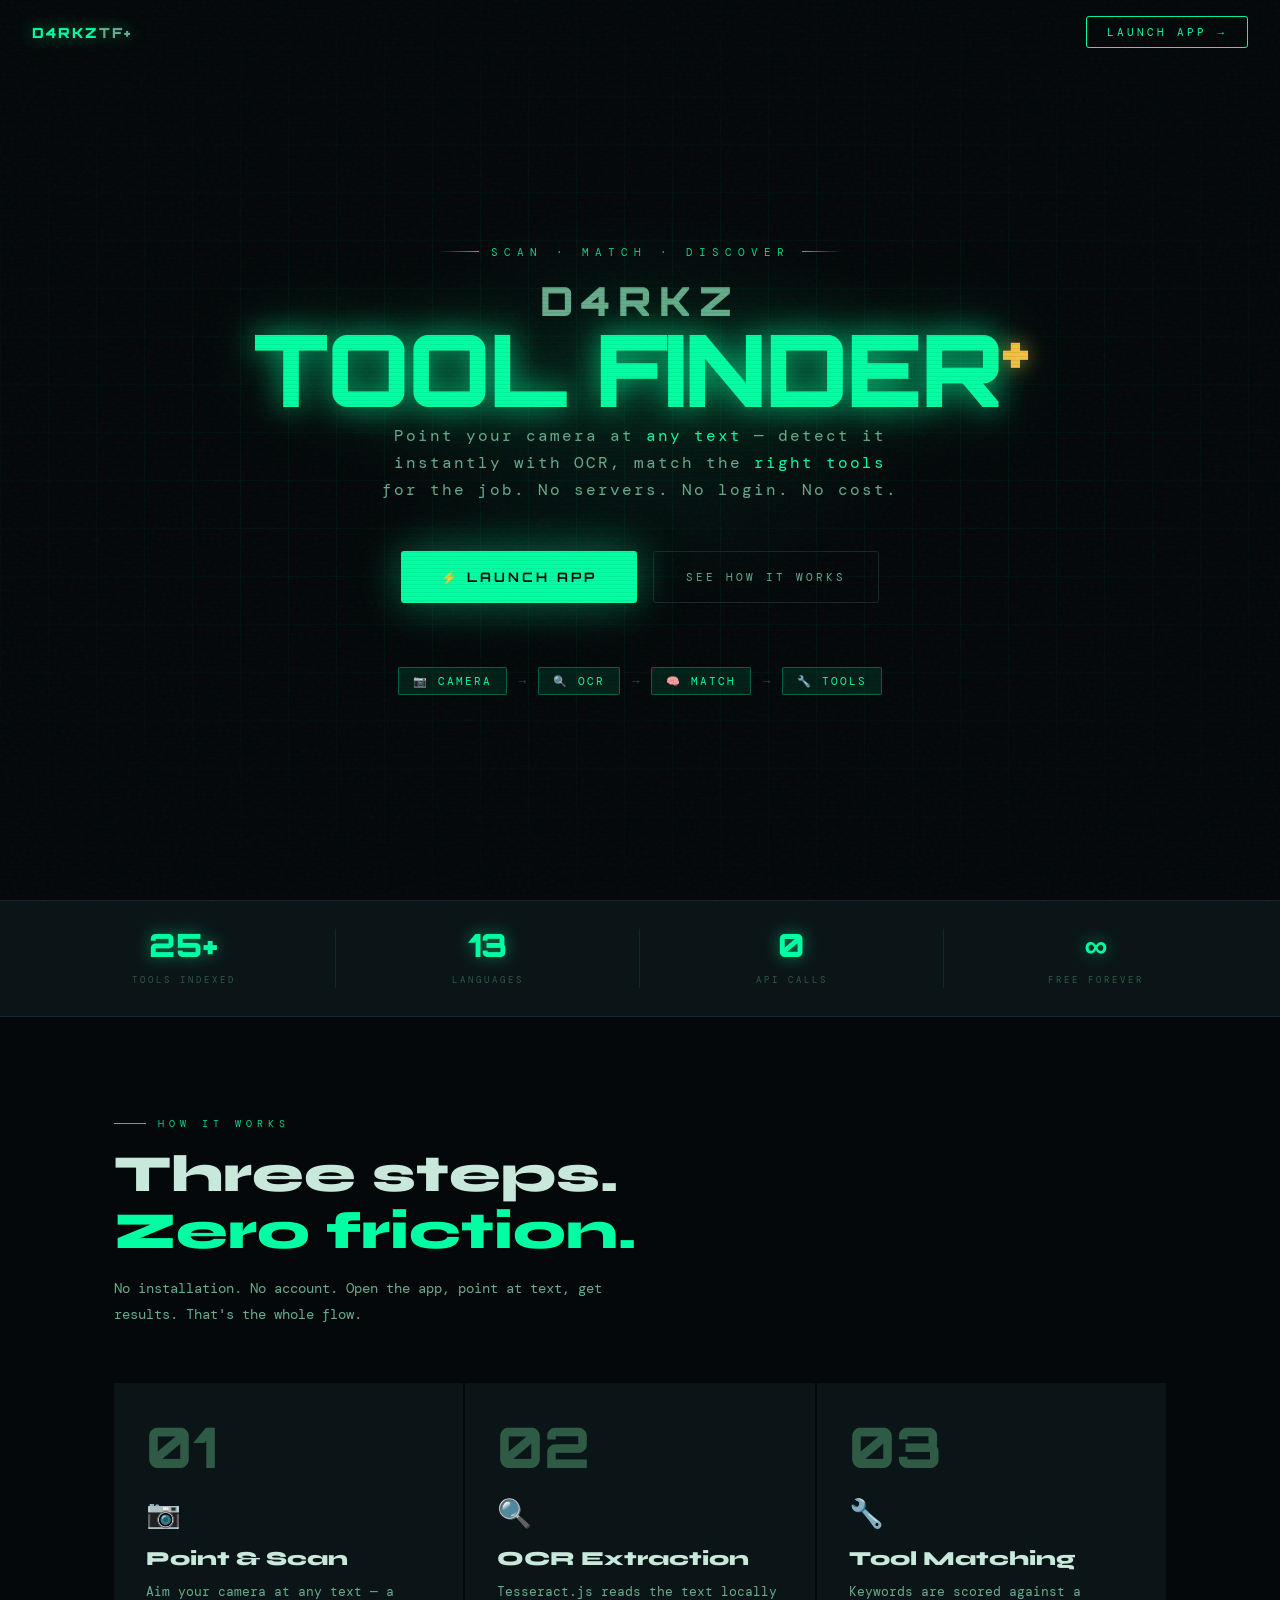
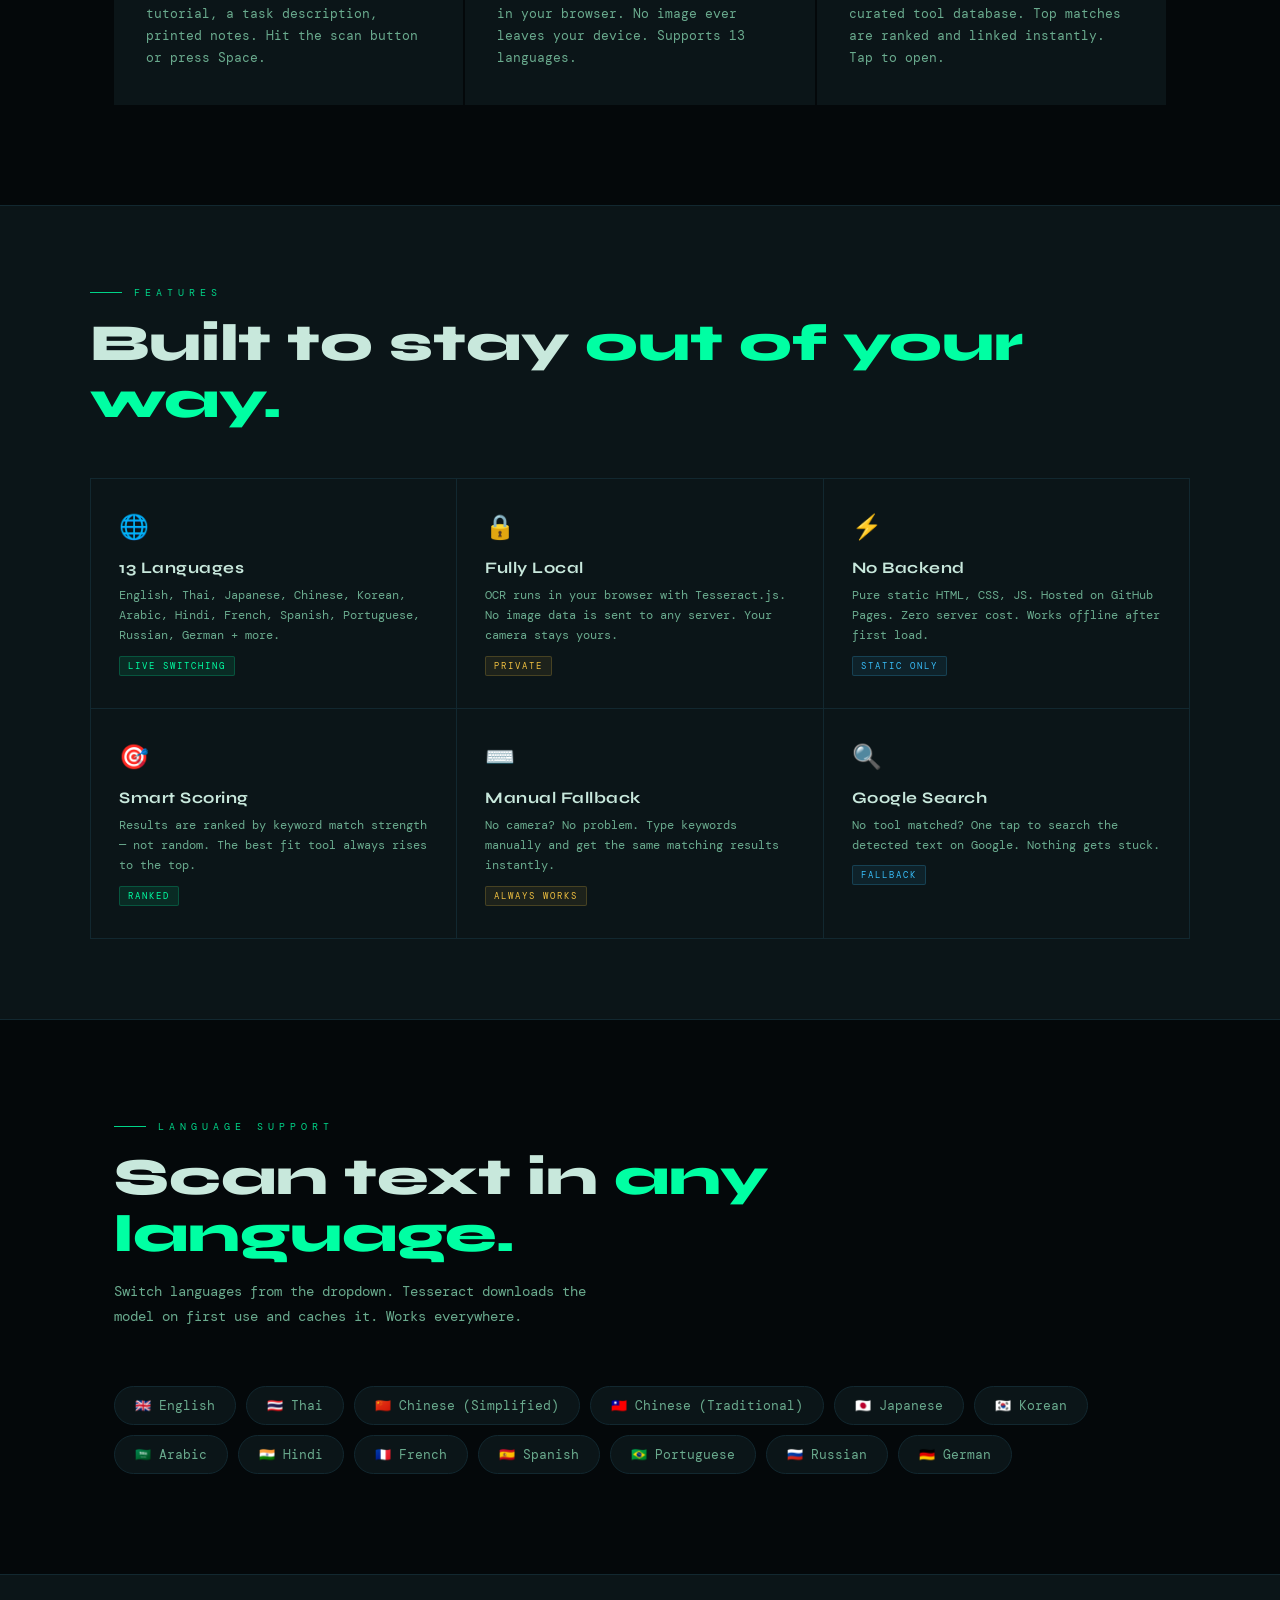
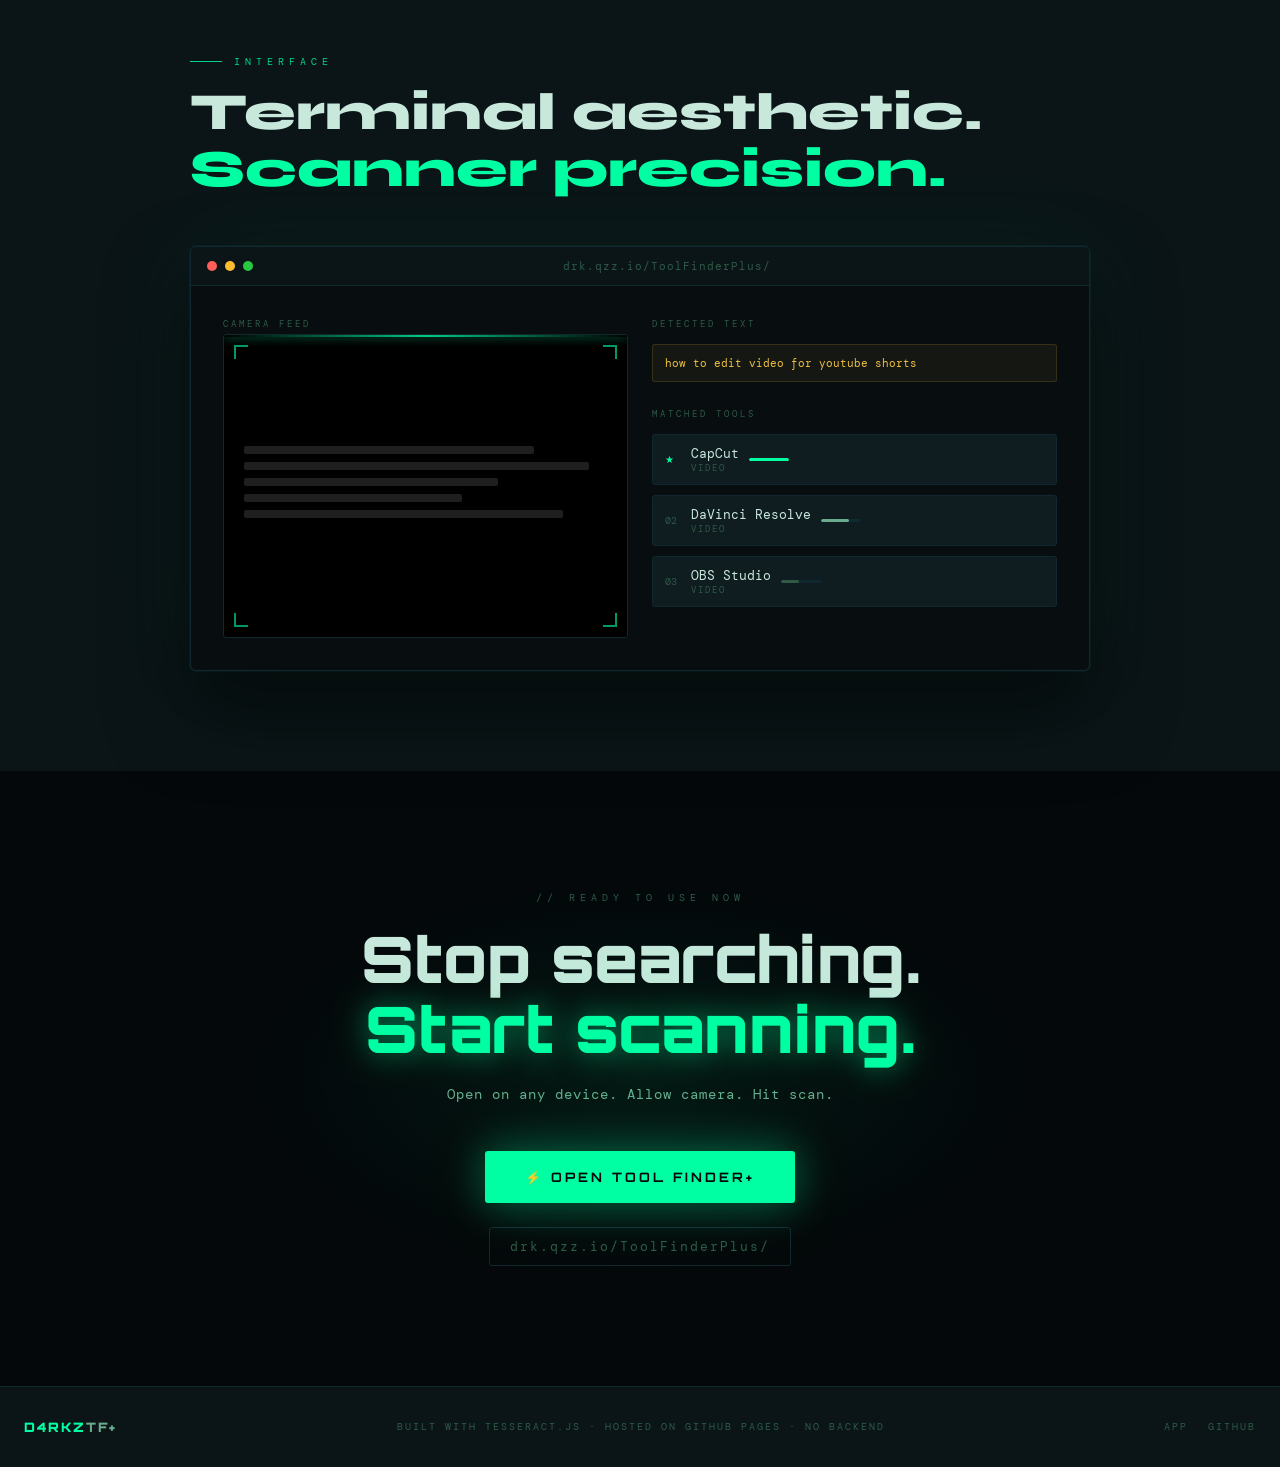
<file: home.html>
<!DOCTYPE html>
<html lang="en">
<head>
  <meta charset="UTF-8">
  <meta name="viewport" content="width=device-width, initial-scale=1.0">
  <meta name="description" content="D4rkz Tool Finder+ — Point your camera at any text and instantly discover the right tools. 13 languages. No backend. No login.">
  <meta name="theme-color" content="#04080a">
  <meta property="og:title" content="D4rkz Tool Finder+">
  <meta property="og:description" content="Camera → OCR → Tools. Instant. Free. No backend.">
  <title>D4rkz Tool Finder+</title>

  <link rel="preconnect" href="https://fonts.googleapis.com">
  <link rel="preconnect" href="https://fonts.gstatic.com" crossorigin>
  <link href="https://fonts.googleapis.com/css2?family=Orbitron:wght@400;700;900&family=DM+Mono:ital,wght@0,300;0,400;0,500;1,300&family=Syne:wght@400;700;800&display=swap" rel="stylesheet">

<style>
/* ═══════════════════════════════════════════════════════
   D4RKZ TOOL FINDER+ — LANDING PAGE
   Aesthetic: Cyberpunk terminal × editorial luxury
   ═══════════════════════════════════════════════════════ */

:root {
  --black:    #04080a;
  --bg:       #080e10;
  --panel:    #0b1518;
  --card:     #0f1c20;
  --border:   #122830;
  --green:    #00ffa3;
  --green2:   #00d488;
  --green-dim:#00ffa318;
  --green-glow: rgba(0,255,163,0.5);
  --amber:    #f0c040;
  --red:      #ff4560;
  --blue:     #38bdf8;
  --text:     #c8e8dc;
  --text-mid: #6aab8e;
  --text-dim: #2e5a46;
  --orb:      'Orbitron', sans-serif;
  --mono:     'DM Mono', monospace;
  --syne:     'Syne', sans-serif;
}

*, *::before, *::after { box-sizing: border-box; margin: 0; padding: 0; }

html { scroll-behavior: smooth; }

body {
  background: var(--black);
  color: var(--text);
  font-family: var(--mono);
  overflow-x: hidden;
  cursor: crosshair;
}

/* ── NOISE TEXTURE ── */
body::before {
  content: '';
  position: fixed; inset: 0;
  background-image: url("data:image/svg+xml,%3Csvg viewBox='0 0 256 256' xmlns='http://www.w3.org/2000/svg'%3E%3Cfilter id='noise'%3E%3CfeTurbulence type='fractalNoise' baseFrequency='0.9' numOctaves='4' stitchTiles='stitch'/%3E%3C/filter%3E%3Crect width='100%25' height='100%25' filter='url(%23noise)' opacity='0.04'/%3E%3C/svg%3E");
  pointer-events: none;
  z-index: 9998;
  opacity: 0.6;
}

/* ── SCAN LINES ── */
body::after {
  content: '';
  position: fixed; inset: 0;
  background: repeating-linear-gradient(
    0deg, transparent, transparent 3px,
    rgba(0,0,0,0.06) 3px, rgba(0,0,0,0.06) 4px
  );
  pointer-events: none;
  z-index: 9997;
}

/* ═══════════════════ NAV ═══════════════════ */
nav {
  position: fixed; top: 0; left: 0; right: 0;
  z-index: 100;
  padding: 16px 32px;
  display: flex;
  align-items: center;
  justify-content: space-between;
  border-bottom: 1px solid transparent;
  transition: all 0.4s;
  backdrop-filter: blur(0px);
}

nav.scrolled {
  background: rgba(4,8,10,0.92);
  border-color: var(--border);
  backdrop-filter: blur(16px);
}

.nav-logo {
  font-family: var(--orb);
  font-size: 14px;
  font-weight: 900;
  letter-spacing: 2px;
  color: var(--green);
  text-shadow: 0 0 16px var(--green-glow);
  text-decoration: none;
}

.nav-logo span { color: var(--text-mid); }

.nav-cta {
  font-family: var(--mono);
  font-size: 11px;
  letter-spacing: 3px;
  text-transform: uppercase;
  color: var(--green);
  border: 1px solid var(--green);
  padding: 8px 20px;
  border-radius: 3px;
  text-decoration: none;
  transition: all 0.2s;
  position: relative;
  overflow: hidden;
}
.nav-cta::before {
  content: '';
  position: absolute; inset: 0;
  background: var(--green);
  transform: scaleX(0);
  transform-origin: left;
  transition: transform 0.2s;
  z-index: -1;
}
.nav-cta:hover { color: var(--black); }
.nav-cta:hover::before { transform: scaleX(1); }

/* ═══════════════════ HERO ═══════════════════ */
.hero {
  min-height: 100vh;
  display: flex;
  flex-direction: column;
  align-items: center;
  justify-content: center;
  padding: 100px 24px 60px;
  position: relative;
  text-align: center;
}

/* Grid background */
.hero-grid {
  position: absolute; inset: 0;
  background-image:
    linear-gradient(rgba(0,255,163,0.04) 1px, transparent 1px),
    linear-gradient(90deg, rgba(0,255,163,0.04) 1px, transparent 1px);
  background-size: 48px 48px;
  mask-image: radial-gradient(ellipse 80% 60% at 50% 50%, black 40%, transparent 100%);
  pointer-events: none;
}

/* Glow orb */
.hero-glow {
  position: absolute;
  width: 600px; height: 400px;
  background: radial-gradient(ellipse, rgba(0,255,163,0.08) 0%, transparent 70%);
  top: 50%; left: 50%;
  transform: translate(-50%, -60%);
  pointer-events: none;
}

.hero-tag {
  font-family: var(--mono);
  font-size: 11px;
  letter-spacing: 6px;
  color: var(--green2);
  text-transform: uppercase;
  margin-bottom: 24px;
  opacity: 0;
  animation: fadeUp 0.8s 0.2s ease forwards;
  display: flex;
  align-items: center;
  gap: 12px;
}
.hero-tag::before, .hero-tag::after {
  content: '';
  width: 40px; height: 1px;
  background: linear-gradient(90deg, transparent, var(--green2));
}
.hero-tag::after { transform: scaleX(-1); }

.hero-title {
  font-family: var(--orb);
  font-size: clamp(48px, 12vw, 100px);
  font-weight: 900;
  line-height: 0.9;
  letter-spacing: -2px;
  margin-bottom: 8px;
  opacity: 0;
  animation: fadeUp 0.8s 0.35s ease forwards;
}

.hero-title .d4 {
  color: var(--text);
  display: block;
  font-size: 0.4em;
  letter-spacing: 8px;
  color: var(--text-mid);
  margin-bottom: 4px;
}

.hero-title .tf {
  display: block;
  color: var(--green);
  text-shadow:
    0 0 30px rgba(0,255,163,0.7),
    0 0 80px rgba(0,255,163,0.3),
    0 0 160px rgba(0,255,163,0.1);
  animation: flicker 8s 2s ease-in-out infinite;
}

.hero-title .plus {
  color: var(--amber);
  font-size: 0.6em;
  vertical-align: super;
  text-shadow: 0 0 20px rgba(240,192,64,0.6);
}

@keyframes flicker {
  0%, 95%, 100% { opacity: 1; }
  96% { opacity: 0.85; }
  97% { opacity: 1; }
  98% { opacity: 0.7; }
  99% { opacity: 1; }
}

.hero-sub {
  font-family: var(--mono);
  font-size: clamp(13px, 2vw, 16px);
  color: var(--text-mid);
  letter-spacing: 2px;
  margin-bottom: 48px;
  max-width: 520px;
  line-height: 1.7;
  opacity: 0;
  animation: fadeUp 0.8s 0.5s ease forwards;
}

.hero-sub strong { color: var(--green); font-weight: 400; }

.hero-btns {
  display: flex;
  gap: 16px;
  flex-wrap: wrap;
  justify-content: center;
  opacity: 0;
  animation: fadeUp 0.8s 0.65s ease forwards;
  margin-bottom: 64px;
}

.btn-launch {
  font-family: var(--orb);
  font-size: 13px;
  font-weight: 700;
  letter-spacing: 3px;
  text-transform: uppercase;
  color: var(--black);
  background: var(--green);
  border: none;
  padding: 18px 40px;
  border-radius: 3px;
  cursor: pointer;
  text-decoration: none;
  display: inline-flex;
  align-items: center;
  gap: 10px;
  box-shadow: 0 0 40px rgba(0,255,163,0.35), 0 0 80px rgba(0,255,163,0.1);
  transition: all 0.2s;
  position: relative;
  overflow: hidden;
}
.btn-launch::before {
  content: '';
  position: absolute; inset: 0;
  background: linear-gradient(90deg, transparent, rgba(255,255,255,0.2), transparent);
  transform: translateX(-100%);
  transition: 0.5s;
}
.btn-launch:hover { box-shadow: 0 0 60px rgba(0,255,163,0.5), 0 0 120px rgba(0,255,163,0.2); transform: translateY(-2px); }
.btn-launch:hover::before { transform: translateX(100%); }
.btn-launch:active { transform: translateY(0); }

.btn-ghost {
  font-family: var(--mono);
  font-size: 11px;
  letter-spacing: 3px;
  text-transform: uppercase;
  color: var(--text-mid);
  background: transparent;
  border: 1px solid var(--border);
  padding: 18px 32px;
  border-radius: 3px;
  cursor: pointer;
  text-decoration: none;
  transition: all 0.2s;
}
.btn-ghost:hover { border-color: var(--text-mid); color: var(--text); }

/* Flow indicator */
.hero-flow {
  display: flex;
  align-items: center;
  gap: 12px;
  opacity: 0;
  animation: fadeUp 0.8s 0.8s ease forwards;
  flex-wrap: wrap;
  justify-content: center;
}

.flow-step {
  font-size: 11px;
  letter-spacing: 2px;
  color: var(--text-dim);
  text-transform: uppercase;
  padding: 6px 14px;
  border: 1px solid var(--border);
  border-radius: 2px;
}

.flow-step.active { color: var(--green); border-color: rgba(0,255,163,0.3); background: var(--green-dim); }

.flow-arrow { color: var(--text-dim); font-size: 12px; }

/* ═══════════════════ STATS STRIP ═══════════════════ */
.stats-strip {
  background: var(--panel);
  border-top: 1px solid var(--border);
  border-bottom: 1px solid var(--border);
  padding: 28px 32px;
  display: grid;
  grid-template-columns: repeat(4, 1fr);
  gap: 0;
}

.stat-item {
  text-align: center;
  padding: 0 20px;
  border-right: 1px solid var(--border);
  opacity: 0;
  animation: fadeIn 0.6s ease forwards;
}
.stat-item:last-child { border-right: none; }
.stat-item:nth-child(1) { animation-delay: 0.1s; }
.stat-item:nth-child(2) { animation-delay: 0.2s; }
.stat-item:nth-child(3) { animation-delay: 0.3s; }
.stat-item:nth-child(4) { animation-delay: 0.4s; }

.stat-num {
  font-family: var(--orb);
  font-size: 32px;
  font-weight: 900;
  color: var(--green);
  text-shadow: 0 0 16px var(--green-glow);
  display: block;
  line-height: 1;
  margin-bottom: 6px;
}

.stat-label {
  font-size: 9px;
  letter-spacing: 3px;
  color: var(--text-dim);
  text-transform: uppercase;
}

/* ═══════════════════ HOW IT WORKS ═══════════════════ */
.section {
  padding: 100px 24px;
  max-width: 1100px;
  margin: 0 auto;
}

.section-tag {
  font-size: 10px;
  letter-spacing: 5px;
  color: var(--green2);
  text-transform: uppercase;
  margin-bottom: 16px;
  display: flex;
  align-items: center;
  gap: 12px;
}
.section-tag::before {
  content: '';
  width: 32px; height: 1px;
  background: var(--green2);
}

.section-title {
  font-family: var(--syne);
  font-size: clamp(32px, 5vw, 52px);
  font-weight: 800;
  line-height: 1.1;
  color: var(--text);
  margin-bottom: 16px;
}
.section-title em { font-style: normal; color: var(--green); }

.section-desc {
  font-size: 14px;
  color: var(--text-mid);
  line-height: 1.8;
  max-width: 500px;
  margin-bottom: 56px;
}

/* Steps */
.steps {
  display: grid;
  grid-template-columns: repeat(3, 1fr);
  gap: 2px;
}

.step {
  background: var(--panel);
  padding: 36px 32px;
  position: relative;
  overflow: hidden;
  transition: background 0.3s;
}
.step:hover { background: var(--card); }

.step::before {
  content: '';
  position: absolute;
  top: 0; left: 0; right: 0;
  height: 2px;
  background: linear-gradient(90deg, var(--green), transparent);
  transform: scaleX(0);
  transform-origin: left;
  transition: transform 0.4s;
}
.step:hover::before { transform: scaleX(1); }

.step-num {
  font-family: var(--orb);
  font-size: 56px;
  font-weight: 900;
  color: var(--text-dim);
  line-height: 1;
  margin-bottom: 20px;
  transition: color 0.3s;
}
.step:hover .step-num { color: rgba(0,255,163,0.2); }

.step-icon { font-size: 28px; margin-bottom: 14px; display: block; }

.step-title {
  font-family: var(--syne);
  font-size: 20px;
  font-weight: 800;
  color: var(--text);
  margin-bottom: 10px;
}

.step-desc {
  font-size: 13px;
  color: var(--text-mid);
  line-height: 1.7;
}

/* ═══════════════════ FEATURES ═══════════════════ */
.features-section {
  padding: 80px 24px;
  background: var(--panel);
  border-top: 1px solid var(--border);
  border-bottom: 1px solid var(--border);
}

.features-inner {
  max-width: 1100px;
  margin: 0 auto;
}

.features-grid {
  display: grid;
  grid-template-columns: repeat(3, 1fr);
  gap: 1px;
  background: var(--border);
  border: 1px solid var(--border);
  margin-top: 48px;
}

.feat-card {
  background: var(--panel);
  padding: 32px 28px;
  transition: background 0.2s;
  position: relative;
}
.feat-card:hover { background: var(--card); }

.feat-icon {
  font-size: 24px;
  margin-bottom: 16px;
  display: block;
}

.feat-title {
  font-family: var(--syne);
  font-size: 16px;
  font-weight: 700;
  color: var(--text);
  margin-bottom: 8px;
  letter-spacing: 0.5px;
}

.feat-desc {
  font-size: 12px;
  color: var(--text-mid);
  line-height: 1.7;
}

.feat-badge {
  display: inline-block;
  font-size: 9px;
  letter-spacing: 2px;
  padding: 3px 8px;
  border-radius: 2px;
  margin-top: 10px;
  text-transform: uppercase;
}
.feat-badge.green { background: var(--green-dim); color: var(--green); border: 1px solid rgba(0,255,163,0.2); }
.feat-badge.amber { background: rgba(240,192,64,0.08); color: var(--amber); border: 1px solid rgba(240,192,64,0.2); }
.feat-badge.blue  { background: rgba(56,189,248,0.08); color: var(--blue);  border: 1px solid rgba(56,189,248,0.2); }

/* ═══════════════════ LANGUAGE SHOWCASE ═══════════════════ */
.lang-section {
  padding: 100px 24px;
  max-width: 1100px;
  margin: 0 auto;
}

.lang-grid {
  display: flex;
  flex-wrap: wrap;
  gap: 10px;
  margin-top: 48px;
}

.lang-pill {
  font-size: 13px;
  padding: 10px 20px;
  border: 1px solid var(--border);
  border-radius: 100px;
  color: var(--text-mid);
  background: var(--panel);
  transition: all 0.2s;
  cursor: default;
  display: flex;
  align-items: center;
  gap: 8px;
  opacity: 0;
  transform: translateY(10px);
}
.lang-pill.visible {
  opacity: 1;
  transform: translateY(0);
  transition: opacity 0.4s ease, transform 0.4s ease, border-color 0.2s, background 0.2s, color 0.2s;
}
.lang-pill:hover {
  border-color: rgba(0,255,163,0.4);
  background: var(--green-dim);
  color: var(--green);
}

/* ═══════════════════ TERMINAL MOCKUP ═══════════════════ */
.mockup-section {
  padding: 80px 24px 100px;
  background: var(--panel);
  border-top: 1px solid var(--border);
}

.mockup-inner {
  max-width: 900px;
  margin: 0 auto;
}

.terminal {
  background: var(--bg);
  border: 1px solid var(--border);
  border-radius: 6px;
  overflow: hidden;
  box-shadow:
    0 0 0 1px rgba(0,255,163,0.05),
    0 40px 80px rgba(0,0,0,0.6),
    0 0 100px rgba(0,255,163,0.05);
  margin-top: 48px;
}

.terminal-bar {
  background: var(--panel);
  padding: 12px 16px;
  display: flex;
  align-items: center;
  gap: 8px;
  border-bottom: 1px solid var(--border);
}

.t-dot {
  width: 10px; height: 10px;
  border-radius: 50%;
}
.t-dot.red    { background: #ff5f57; }
.t-dot.yellow { background: #febc2e; }
.t-dot.green  { background: #28c840; }

.terminal-url {
  flex: 1;
  text-align: center;
  font-size: 11px;
  color: var(--text-dim);
  letter-spacing: 1px;
}

.terminal-body {
  padding: 32px;
  display: grid;
  grid-template-columns: 1fr 1fr;
  gap: 24px;
  min-height: 360px;
}

/* Camera mock */
.cam-mock {
  background: #000;
  border: 1px solid var(--border);
  border-radius: 3px;
  position: relative;
  overflow: hidden;
  aspect-ratio: 4/3;
}

.cam-mock-inner {
  position: absolute; inset: 0;
  display: flex;
  align-items: center;
  justify-content: center;
}

/* Simulated document text */
.doc-lines {
  padding: 20px;
  width: 100%;
}
.doc-line {
  height: 8px;
  background: rgba(255,255,255,0.12);
  border-radius: 2px;
  margin-bottom: 8px;
  animation: shimmer 2s ease-in-out infinite;
}
.doc-line:nth-child(1) { width: 80%; animation-delay: 0s; }
.doc-line:nth-child(2) { width: 95%; animation-delay: 0.1s; }
.doc-line:nth-child(3) { width: 70%; animation-delay: 0.2s; }
.doc-line:nth-child(4) { width: 60%; animation-delay: 0.3s; }
.doc-line:nth-child(5) { width: 88%; animation-delay: 0.4s; }

@keyframes shimmer {
  0%, 100% { opacity: 0.5; }
  50% { opacity: 1; }
}

/* Scan beam on mockup */
.mock-beam {
  position: absolute;
  left: 0; right: 0;
  height: 2px;
  background: linear-gradient(90deg, transparent, var(--green), transparent);
  box-shadow: 0 0 10px var(--green);
  animation: mockScan 2.5s ease-in-out infinite;
  opacity: 0.8;
}
@keyframes mockScan {
  0%   { top: 0; }
  50%  { top: 100%; }
  100% { top: 0; }
}

/* Corner marks on camera mock */
.mock-corner {
  position: absolute;
  width: 14px; height: 14px;
  border-color: rgba(0,255,163,0.6);
  border-style: solid;
}
.mock-corner.tl { top: 10px; left: 10px; border-width: 2px 0 0 2px; }
.mock-corner.tr { top: 10px; right: 10px; border-width: 2px 2px 0 0; }
.mock-corner.bl { bottom: 10px; left: 10px; border-width: 0 0 2px 2px; }
.mock-corner.br { bottom: 10px; right: 10px; border-width: 0 2px 2px 0; }

/* Right side: results mock */
.results-mock { display: flex; flex-direction: column; gap: 10px; }

.r-label {
  font-size: 9px;
  letter-spacing: 3px;
  color: var(--text-dim);
  text-transform: uppercase;
  margin-bottom: 4px;
}

.r-ocr-text {
  font-size: 11px;
  color: var(--amber);
  line-height: 1.5;
  padding: 10px 12px;
  background: rgba(240,192,64,0.05);
  border: 1px solid rgba(240,192,64,0.15);
  border-radius: 3px;
  margin-bottom: 8px;
}

.r-tool {
  display: flex;
  align-items: center;
  gap: 10px;
  padding: 10px 12px;
  background: var(--card);
  border: 1px solid var(--border);
  border-radius: 3px;
  transition: border-color 0.2s;
}
.r-tool:hover { border-color: rgba(0,255,163,0.3); }

.r-tool-rank {
  font-size: 10px;
  color: var(--green);
  width: 16px;
  flex-shrink: 0;
}

.r-tool-name {
  font-size: 13px;
  color: var(--text);
  flex: 1;
}

.r-tool-cat {
  font-size: 9px;
  letter-spacing: 2px;
  color: var(--text-dim);
}

.r-bar-wrap {
  width: 40px;
  height: 3px;
  background: var(--border);
  border-radius: 2px;
  overflow: hidden;
}
.r-bar { height: 100%; background: var(--green); border-radius: 2px; box-shadow: 0 0 4px var(--green); }

/* ═══════════════════ CTA SECTION ═══════════════════ */
.cta-section {
  padding: 120px 24px;
  text-align: center;
  position: relative;
  overflow: hidden;
}

.cta-glow {
  position: absolute;
  width: 800px; height: 400px;
  background: radial-gradient(ellipse, rgba(0,255,163,0.07) 0%, transparent 70%);
  top: 50%; left: 50%;
  transform: translate(-50%, -50%);
  pointer-events: none;
}

.cta-eyebrow {
  font-size: 10px;
  letter-spacing: 5px;
  color: var(--text-dim);
  text-transform: uppercase;
  margin-bottom: 20px;
}

.cta-title {
  font-family: var(--orb);
  font-size: clamp(36px, 7vw, 64px);
  font-weight: 900;
  color: var(--text);
  line-height: 1.1;
  margin-bottom: 20px;
}
.cta-title span { color: var(--green); text-shadow: 0 0 30px var(--green-glow); }

.cta-sub {
  font-size: 14px;
  color: var(--text-mid);
  margin-bottom: 48px;
  letter-spacing: 1px;
}

.cta-url {
  display: inline-block;
  font-family: var(--mono);
  font-size: 13px;
  letter-spacing: 2px;
  color: var(--text-dim);
  margin-top: 24px;
  padding: 10px 20px;
  border: 1px solid var(--border);
  border-radius: 3px;
  text-decoration: none;
  transition: all 0.2s;
}
.cta-url:hover { color: var(--green); border-color: rgba(0,255,163,0.3); background: var(--green-dim); }

/* ═══════════════════ FOOTER ═══════════════════ */
footer {
  background: var(--panel);
  border-top: 1px solid var(--border);
  padding: 32px 24px;
  display: flex;
  align-items: center;
  justify-content: space-between;
  flex-wrap: wrap;
  gap: 16px;
}

.footer-logo {
  font-family: var(--orb);
  font-size: 13px;
  font-weight: 900;
  color: var(--green);
  letter-spacing: 2px;
}
.footer-logo span { color: var(--text-mid); }

.footer-meta {
  font-size: 10px;
  color: var(--text-dim);
  letter-spacing: 2px;
  text-align: center;
}

.footer-links {
  display: flex;
  gap: 20px;
}
.footer-links a {
  font-size: 10px;
  letter-spacing: 2px;
  color: var(--text-dim);
  text-decoration: none;
  text-transform: uppercase;
  transition: color 0.2s;
}
.footer-links a:hover { color: var(--green); }

/* ═══════════════════ ANIMATIONS ═══════════════════ */
@keyframes fadeUp {
  from { opacity: 0; transform: translateY(20px); }
  to   { opacity: 1; transform: translateY(0); }
}

@keyframes fadeIn {
  from { opacity: 0; }
  to   { opacity: 1; }
}

/* ═══════════════════ GLITCH EFFECT ═══════════════════ */
.glitch {
  position: relative;
}
.glitch::before, .glitch::after {
  content: attr(data-text);
  position: absolute;
  top: 0; left: 0; right: 0;
  overflow: hidden;
  opacity: 0;
}
.glitch::before {
  color: var(--red);
  clip-path: polygon(0 0, 100% 0, 100% 40%, 0 40%);
  animation: glitch1 6s 3s infinite;
}
.glitch::after {
  color: var(--blue);
  clip-path: polygon(0 60%, 100% 60%, 100% 100%, 0 100%);
  animation: glitch2 6s 3.1s infinite;
}
@keyframes glitch1 {
  0%, 94%, 100% { opacity: 0; transform: none; }
  95% { opacity: 0.8; transform: translateX(-4px); }
  96% { opacity: 0.8; transform: translateX(4px); }
  97% { opacity: 0; }
}
@keyframes glitch2 {
  0%, 94%, 100% { opacity: 0; transform: none; }
  95% { opacity: 0.8; transform: translateX(4px); }
  96% { opacity: 0.8; transform: translateX(-4px); }
  97% { opacity: 0; }
}

/* ═══════════════════ SCROLLBAR ═══════════════════ */
::-webkit-scrollbar { width: 4px; }
::-webkit-scrollbar-track { background: var(--black); }
::-webkit-scrollbar-thumb { background: var(--border); border-radius: 2px; }
::-webkit-scrollbar-thumb:hover { background: var(--text-dim); }

/* ═══════════════════ RESPONSIVE ═══════════════════ */
@media (max-width: 768px) {
  .stats-strip { grid-template-columns: repeat(2, 1fr); }
  .stat-item:nth-child(2) { border-right: none; }
  .steps { grid-template-columns: 1fr; }
  .features-grid { grid-template-columns: 1fr; }
  .terminal-body { grid-template-columns: 1fr; }
  .cam-mock { aspect-ratio: 16/9; }
  footer { flex-direction: column; align-items: center; text-align: center; }
  nav { padding: 14px 20px; }
}

@media (max-width: 480px) {
  .stats-strip { grid-template-columns: repeat(2, 1fr); padding: 20px 16px; }
  .hero-btns { flex-direction: column; align-items: center; }
  .btn-launch, .btn-ghost { width: 100%; max-width: 280px; text-align: center; justify-content: center; }
}
</style>
</head>
<body>

<!-- ══ NAV ══════════════════════════════════════════════════════ -->
<nav id="nav">
  <a href="#" class="nav-logo">D4RKZ<span>TF+</span></a>
  <a href="https://drk.qzz.io/ToolFinderPlus/" class="nav-cta" target="_blank" rel="noopener">
    LAUNCH APP →
  </a>
</nav>

<!-- ══ HERO ══════════════════════════════════════════════════════ -->
<section class="hero">
  <div class="hero-grid" aria-hidden="true"></div>
  <div class="hero-glow" aria-hidden="true"></div>

  <div class="hero-tag">SCAN · MATCH · DISCOVER</div>

  <h1 class="hero-title glitch" data-text="TOOL FINDER+">
    <span class="d4">D4RKZ</span>
    <span class="tf">TOOL FINDER<span class="plus">+</span></span>
  </h1>

  <p class="hero-sub">
    Point your camera at <strong>any text</strong> — detect it instantly with OCR,
    match the <strong>right tools</strong> for the job. No servers. No login. No cost.
  </p>

  <div class="hero-btns">
    <a href="https://drk.qzz.io/ToolFinderPlus/" class="btn-launch" target="_blank" rel="noopener">
      ⚡ LAUNCH APP
    </a>
    <a href="#how" class="btn-ghost">SEE HOW IT WORKS</a>
  </div>

  <div class="hero-flow">
    <div class="flow-step active">📷 Camera</div>
    <div class="flow-arrow">→</div>
    <div class="flow-step active">🔍 OCR</div>
    <div class="flow-arrow">→</div>
    <div class="flow-step active">🧠 Match</div>
    <div class="flow-arrow">→</div>
    <div class="flow-step active">🔧 Tools</div>
  </div>
</section>

<!-- ══ STATS STRIP ══════════════════════════════════════════════ -->
<div class="stats-strip">
  <div class="stat-item">
    <span class="stat-num">25+</span>
    <span class="stat-label">Tools Indexed</span>
  </div>
  <div class="stat-item">
    <span class="stat-num">13</span>
    <span class="stat-label">Languages</span>
  </div>
  <div class="stat-item">
    <span class="stat-num">0</span>
    <span class="stat-label">API Calls</span>
  </div>
  <div class="stat-item">
    <span class="stat-num">∞</span>
    <span class="stat-label">Free Forever</span>
  </div>
</div>

<!-- ══ HOW IT WORKS ══════════════════════════════════════════════ -->
<section class="section" id="how">
  <div class="section-tag">How it works</div>
  <h2 class="section-title">Three steps.<br><em>Zero friction.</em></h2>
  <p class="section-desc">No installation. No account. Open the app, point at text, get results. That's the whole flow.</p>

  <div class="steps">
    <div class="step">
      <div class="step-num">01</div>
      <span class="step-icon">📷</span>
      <div class="step-title">Point & Scan</div>
      <p class="step-desc">Aim your camera at any text — a tutorial, a task description, printed notes. Hit the scan button or press Space.</p>
    </div>
    <div class="step">
      <div class="step-num">02</div>
      <span class="step-icon">🔍</span>
      <div class="step-title">OCR Extraction</div>
      <p class="step-desc">Tesseract.js reads the text locally in your browser. No image ever leaves your device. Supports 13 languages.</p>
    </div>
    <div class="step">
      <div class="step-num">03</div>
      <span class="step-icon">🔧</span>
      <div class="step-title">Tool Matching</div>
      <p class="step-desc">Keywords are scored against a curated tool database. Top matches are ranked and linked instantly. Tap to open.</p>
    </div>
  </div>
</section>

<!-- ══ FEATURES ══════════════════════════════════════════════════ -->
<section class="features-section" id="features">
  <div class="features-inner">
    <div class="section-tag">Features</div>
    <h2 class="section-title">Built to stay <em>out of your way.</em></h2>

    <div class="features-grid">
      <div class="feat-card">
        <span class="feat-icon">🌐</span>
        <div class="feat-title">13 Languages</div>
        <p class="feat-desc">English, Thai, Japanese, Chinese, Korean, Arabic, Hindi, French, Spanish, Portuguese, Russian, German + more.</p>
        <span class="feat-badge green">LIVE SWITCHING</span>
      </div>
      <div class="feat-card">
        <span class="feat-icon">🔒</span>
        <div class="feat-title">Fully Local</div>
        <p class="feat-desc">OCR runs in your browser with Tesseract.js. No image data is sent to any server. Your camera stays yours.</p>
        <span class="feat-badge amber">PRIVATE</span>
      </div>
      <div class="feat-card">
        <span class="feat-icon">⚡</span>
        <div class="feat-title">No Backend</div>
        <p class="feat-desc">Pure static HTML, CSS, JS. Hosted on GitHub Pages. Zero server cost. Works offline after first load.</p>
        <span class="feat-badge blue">STATIC ONLY</span>
      </div>
      <div class="feat-card">
        <span class="feat-icon">🎯</span>
        <div class="feat-title">Smart Scoring</div>
        <p class="feat-desc">Results are ranked by keyword match strength — not random. The best fit tool always rises to the top.</p>
        <span class="feat-badge green">RANKED</span>
      </div>
      <div class="feat-card">
        <span class="feat-icon">⌨️</span>
        <div class="feat-title">Manual Fallback</div>
        <p class="feat-desc">No camera? No problem. Type keywords manually and get the same matching results instantly.</p>
        <span class="feat-badge amber">ALWAYS WORKS</span>
      </div>
      <div class="feat-card">
        <span class="feat-icon">🔍</span>
        <div class="feat-title">Google Search</div>
        <p class="feat-desc">No tool matched? One tap to search the detected text on Google. Nothing gets stuck.</p>
        <span class="feat-badge blue">FALLBACK</span>
      </div>
    </div>
  </div>
</section>

<!-- ══ LANGUAGES ══════════════════════════════════════════════════ -->
<section class="lang-section">
  <div class="section-tag">Language support</div>
  <h2 class="section-title">Scan text in <em>any language.</em></h2>
  <p class="section-desc">Switch languages from the dropdown. Tesseract downloads the model on first use and caches it. Works everywhere.</p>

  <div class="lang-grid" id="langGrid">
    <div class="lang-pill">🇬🇧 English</div>
    <div class="lang-pill">🇹🇭 Thai</div>
    <div class="lang-pill">🇨🇳 Chinese (Simplified)</div>
    <div class="lang-pill">🇹🇼 Chinese (Traditional)</div>
    <div class="lang-pill">🇯🇵 Japanese</div>
    <div class="lang-pill">🇰🇷 Korean</div>
    <div class="lang-pill">🇸🇦 Arabic</div>
    <div class="lang-pill">🇮🇳 Hindi</div>
    <div class="lang-pill">🇫🇷 French</div>
    <div class="lang-pill">🇪🇸 Spanish</div>
    <div class="lang-pill">🇧🇷 Portuguese</div>
    <div class="lang-pill">🇷🇺 Russian</div>
    <div class="lang-pill">🇩🇪 German</div>
  </div>
</section>

<!-- ══ TERMINAL MOCKUP ══════════════════════════════════════════ -->
<section class="mockup-section">
  <div class="mockup-inner">
    <div class="section-tag">Interface</div>
    <h2 class="section-title">Terminal aesthetic.<br><em>Scanner precision.</em></h2>

    <div class="terminal">
      <div class="terminal-bar">
        <div class="t-dot red"></div>
        <div class="t-dot yellow"></div>
        <div class="t-dot green"></div>
        <div class="terminal-url">drk.qzz.io/ToolFinderPlus/</div>
      </div>
      <div class="terminal-body">

        <!-- Camera mock -->
        <div>
          <div class="r-label">CAMERA FEED</div>
          <div class="cam-mock">
            <div class="cam-mock-inner">
              <div class="doc-lines">
                <div class="doc-line"></div>
                <div class="doc-line"></div>
                <div class="doc-line"></div>
                <div class="doc-line"></div>
                <div class="doc-line"></div>
              </div>
            </div>
            <div class="mock-beam"></div>
            <div class="mock-corner tl"></div>
            <div class="mock-corner tr"></div>
            <div class="mock-corner bl"></div>
            <div class="mock-corner br"></div>
          </div>
        </div>

        <!-- Results mock -->
        <div class="results-mock">
          <div class="r-label">DETECTED TEXT</div>
          <div class="r-ocr-text">how to edit video for youtube shorts</div>

          <div class="r-label" style="margin-top:8px;">MATCHED TOOLS</div>

          <div class="r-tool">
            <span class="r-tool-rank">★</span>
            <div>
              <div class="r-tool-name">CapCut</div>
              <div class="r-tool-cat">VIDEO</div>
            </div>
            <div class="r-bar-wrap"><div class="r-bar" style="width:100%"></div></div>
          </div>
          <div class="r-tool">
            <span class="r-tool-rank" style="color:var(--text-dim)">02</span>
            <div>
              <div class="r-tool-name">DaVinci Resolve</div>
              <div class="r-tool-cat">VIDEO</div>
            </div>
            <div class="r-bar-wrap"><div class="r-bar" style="width:70%;background:var(--text-mid);box-shadow:none"></div></div>
          </div>
          <div class="r-tool">
            <span class="r-tool-rank" style="color:var(--text-dim)">03</span>
            <div>
              <div class="r-tool-name">OBS Studio</div>
              <div class="r-tool-cat">VIDEO</div>
            </div>
            <div class="r-bar-wrap"><div class="r-bar" style="width:45%;background:var(--text-dim);box-shadow:none"></div></div>
          </div>
        </div>

      </div>
    </div>
  </div>
</section>

<!-- ══ CTA ══════════════════════════════════════════════════════ -->
<section class="cta-section">
  <div class="cta-glow" aria-hidden="true"></div>
  <div class="cta-eyebrow">// READY TO USE NOW</div>
  <h2 class="cta-title">Stop searching.<br><span>Start scanning.</span></h2>
  <p class="cta-sub">Open on any device. Allow camera. Hit scan.</p>
  <a href="https://drk.qzz.io/ToolFinderPlus/" class="btn-launch" target="_blank" rel="noopener">
    ⚡ OPEN TOOL FINDER+
  </a>
  <br>
  <a href="https://drk.qzz.io/ToolFinderPlus/" class="cta-url" target="_blank" rel="noopener">
    drk.qzz.io/ToolFinderPlus/
  </a>
</section>

<!-- ══ FOOTER ══════════════════════════════════════════════════ -->
<footer>
  <div class="footer-logo">D4RKZ<span>TF+</span></div>
  <div class="footer-meta">BUILT WITH TESSERACT.JS · HOSTED ON GITHUB PAGES · NO BACKEND</div>
  <div class="footer-links">
    <a href="https://drk.qzz.io/ToolFinderPlus/" target="_blank" rel="noopener">APP</a>
    <a href="https://github.com/ltnproject/ToolFinderPlus" target="_blank" rel="noopener">GITHUB</a>
  </div>
</footer>

<script>
// ── Scroll nav style
const navEl = document.getElementById('nav');
window.addEventListener('scroll', () => {
  navEl.classList.toggle('scrolled', window.scrollY > 40);
}, { passive: true });

// ── Language pills stagger reveal
const pills = document.querySelectorAll('.lang-pill');
const pillObserver = new IntersectionObserver(entries => {
  entries.forEach(entry => {
    if (entry.isIntersecting) {
      const allPills = document.querySelectorAll('.lang-pill');
      allPills.forEach((p, i) => {
        setTimeout(() => p.classList.add('visible'), i * 60);
      });
      pillObserver.disconnect();
    }
  });
}, { threshold: 0.2 });
if (pills.length) pillObserver.observe(pills[0]);

// ── Smooth scroll for anchor links
document.querySelectorAll('a[href^="#"]').forEach(a => {
  a.addEventListener('click', e => {
    const target = document.querySelector(a.getAttribute('href'));
    if (target) { e.preventDefault(); target.scrollIntoView({ behavior: 'smooth' }); }
  });
});
</script>

</body>
</html>
</file>
